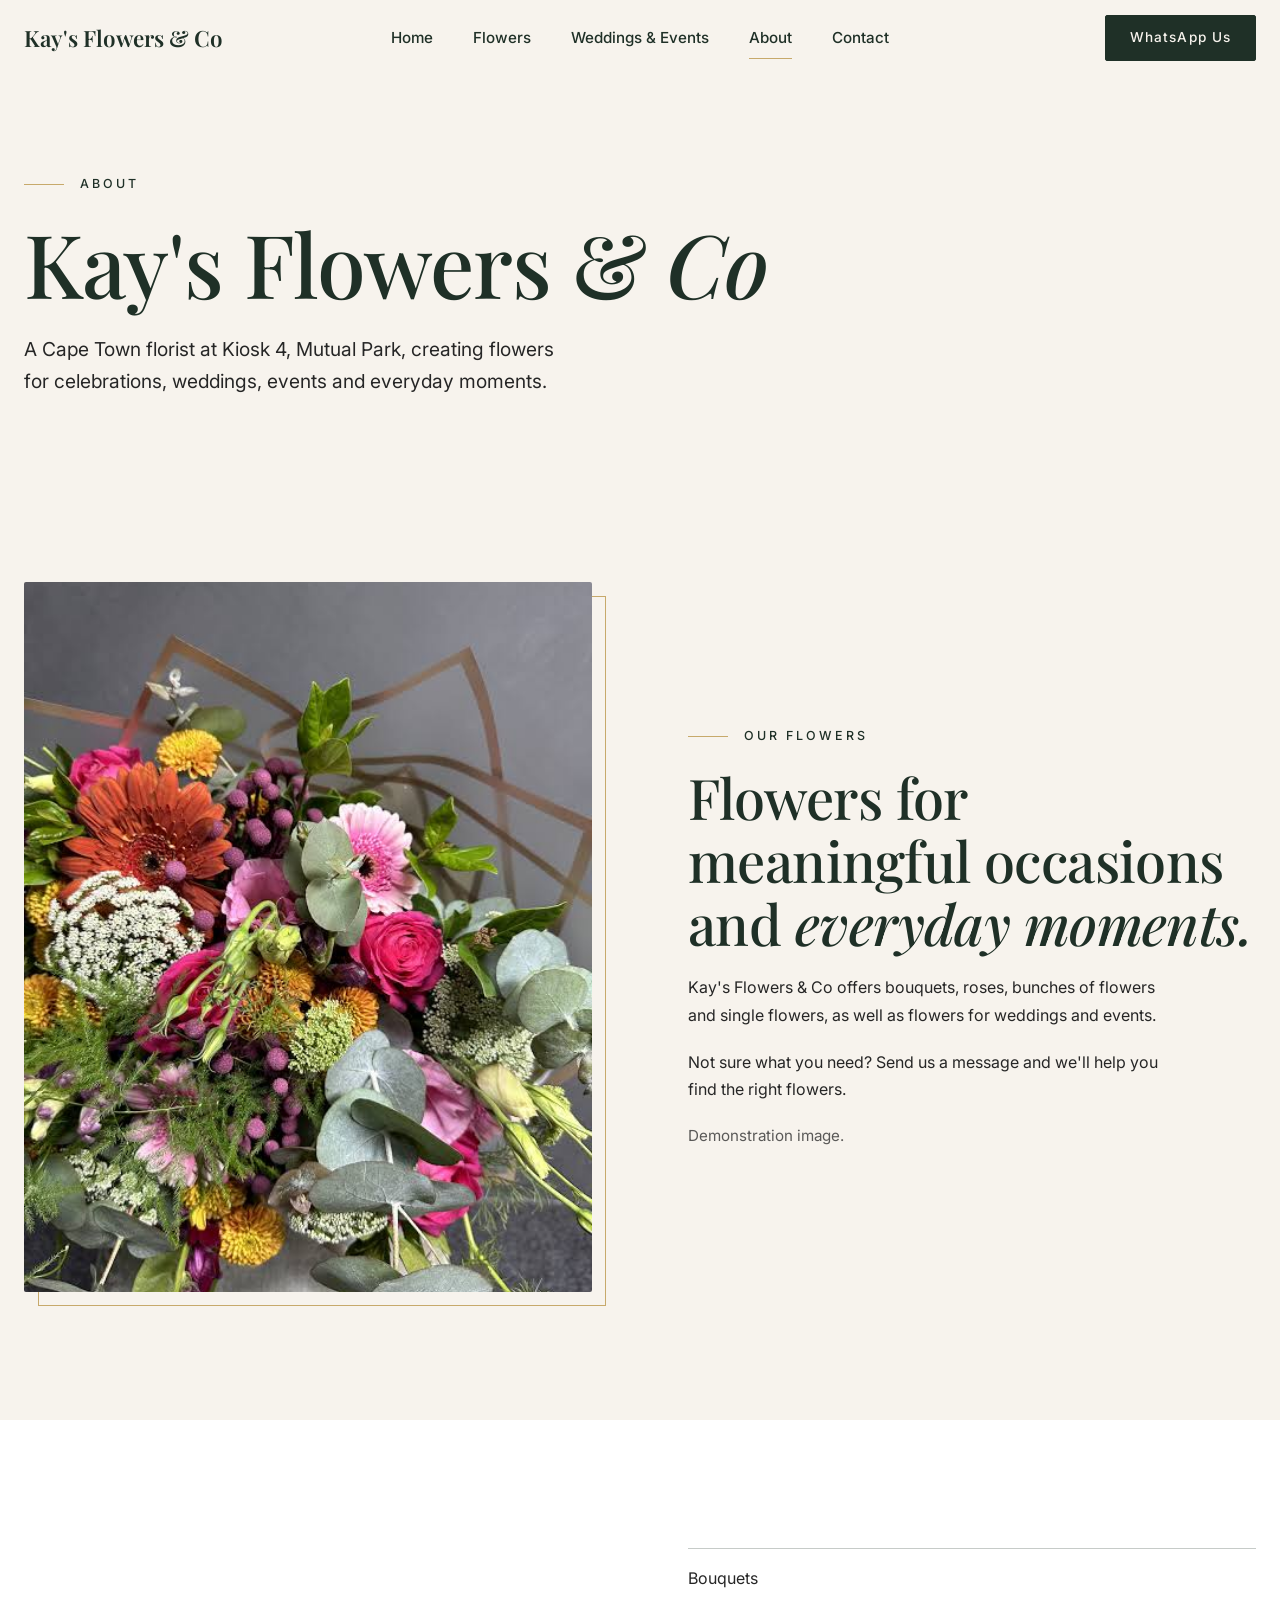
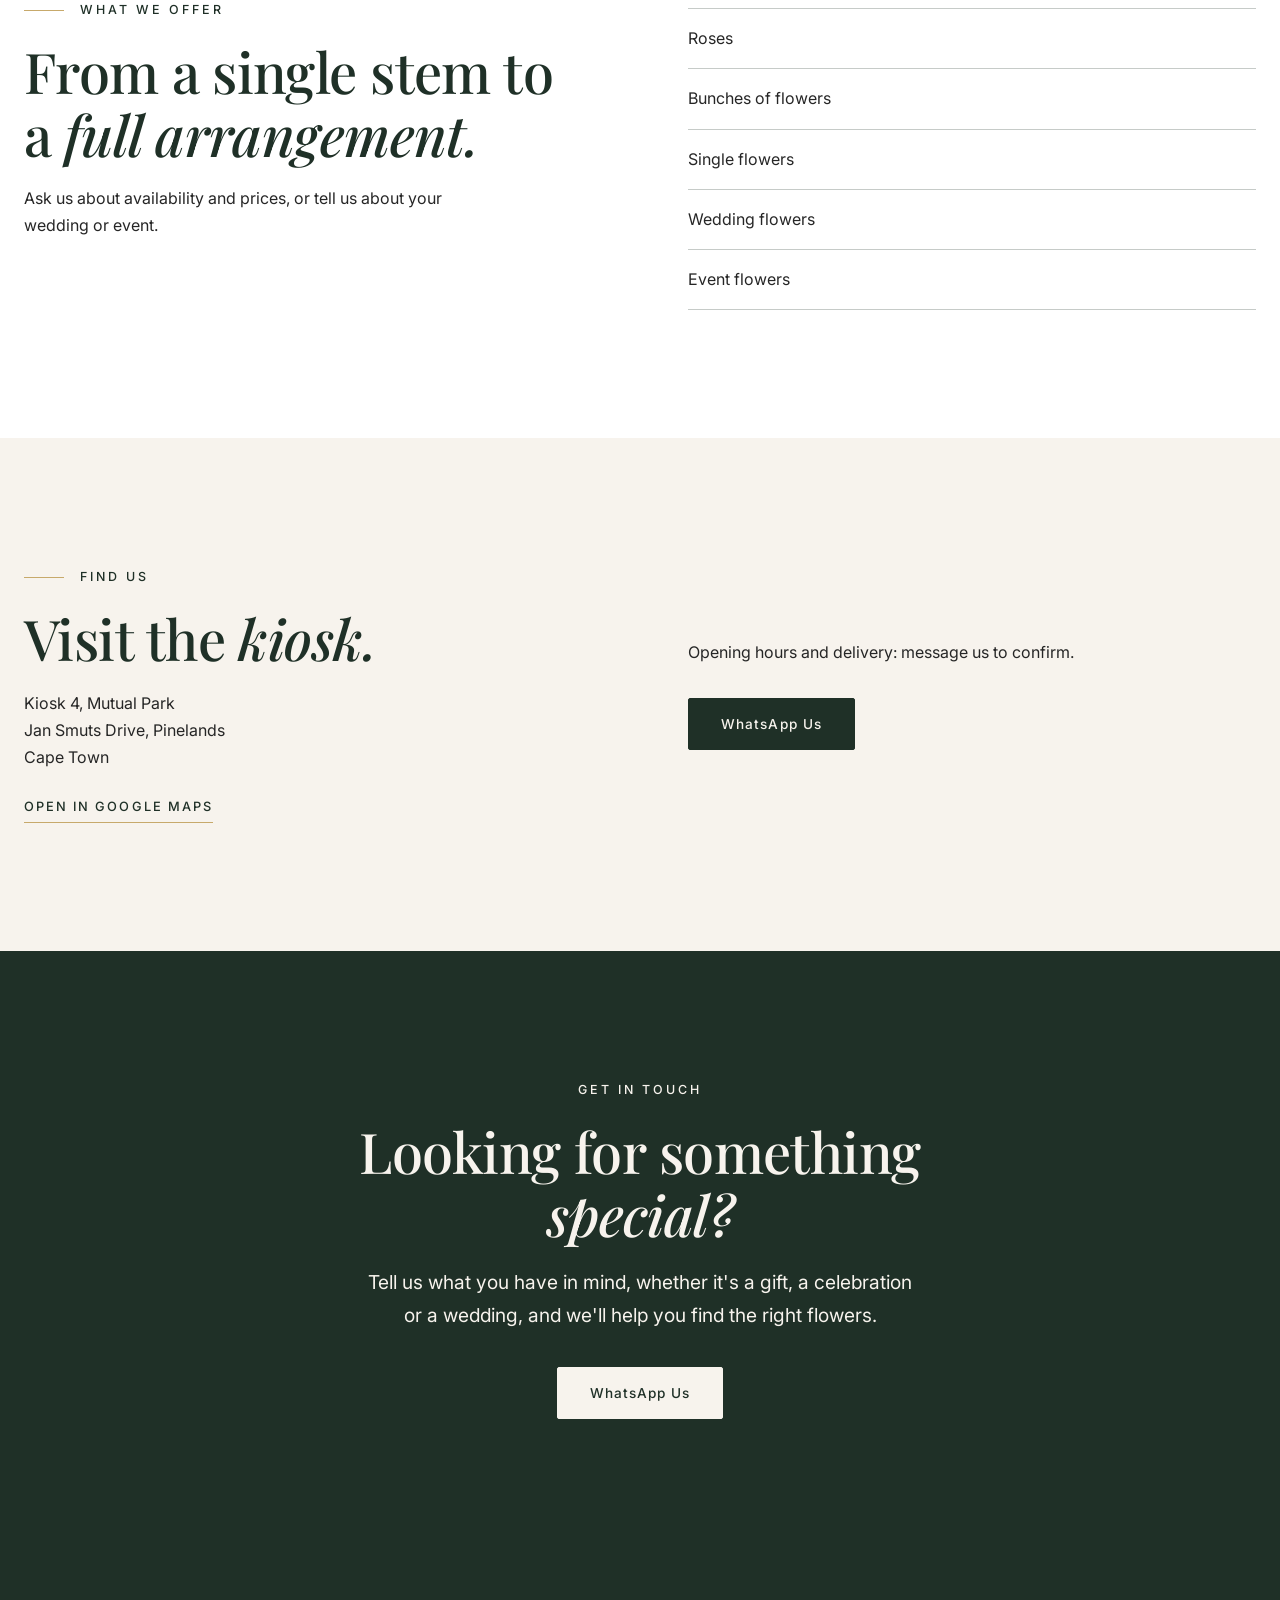
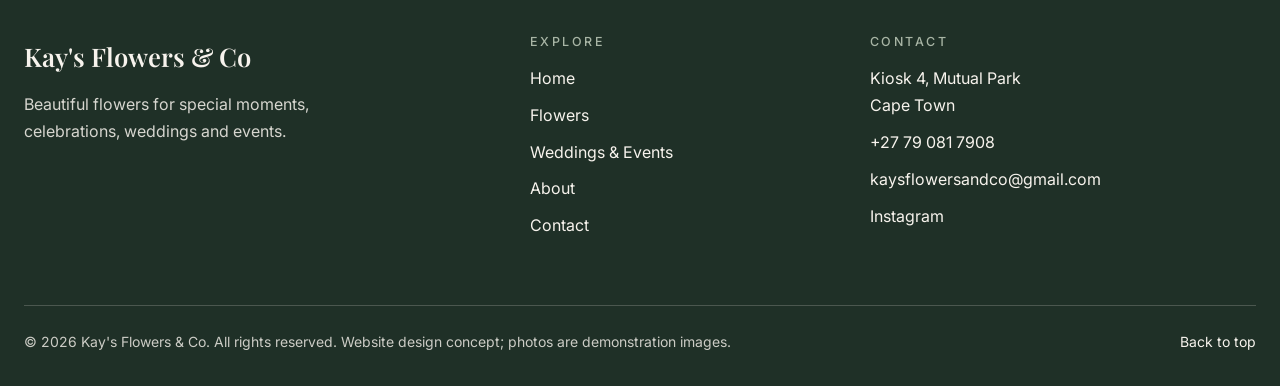
<file: about.html>
<!DOCTYPE html>
<html lang="en">
<head>
  <meta charset="UTF-8">
  <meta name="viewport" content="width=device-width, initial-scale=1.0">
  <title>About | Kay's Flowers &amp; Co</title>
  <meta name="description" content="About Kay's Flowers &amp; Co, a Cape Town florist at Kiosk 4, Mutual Park, offering bouquets, roses, single flowers, weddings and events.">

  <link rel="preconnect" href="https://fonts.googleapis.com">
  <link rel="preconnect" href="https://fonts.gstatic.com" crossorigin>
  <link href="https://fonts.googleapis.com/css2?family=Inter:wght@400;500;600&family=Playfair+Display:ital,wght@0,500;0,600;0,700;1,500&display=swap" rel="stylesheet">

  <link rel="stylesheet" href="stylesheet.css">
  <script>document.documentElement.classList.add('js');</script>
</head>
<body>

  <a class="skip-link" href="#main">Skip to content</a>

  <header class="site-header" id="site-header">
    <div class="container header-inner">

      <a href="index.html" class="logo">Kay's Flowers &amp; Co</a>

      <button class="nav-toggle" aria-label="Open menu" aria-expanded="false" aria-controls="primary-nav">
        <span class="bar"></span>
        <span class="bar"></span>
        <span class="bar"></span>
      </button>

      <nav id="primary-nav" class="nav" aria-label="Main">
        <ul class="nav-links">
          <li><a href="index.html">Home</a></li>
          <li><a href="flowers.html">Flowers</a></li>
          <li><a href="weddings-events.html">Weddings &amp; Events</a></li>
          <li><a href="about.html" aria-current="page">About</a></li>
          <li><a href="contact.html">Contact</a></li>
        </ul>
        <a href="https://wa.me/27790817908?text=Hello%20Kay%27s%20Flowers%20%26%20Co%2C%20I%27d%20like%20to%20enquire%20about%20your%20flowers." class="btn btn-primary nav-cta" target="_blank" rel="noopener">WhatsApp Us</a>
      </nav>

    </div>
  </header>

  <main id="main">
        <section class="page-hero">
      <div class="container">
        <p class="eyebrow">About</p>
        <h1>Kay's Flowers &amp; <em>Co</em></h1>
        <p class="lead">A Cape Town florist at Kiosk 4, Mutual Park, creating flowers for celebrations, weddings, events and everyday moments.</p>
      </div>
    </section>

    <section class="section">
      <div class="container split">
        <div class="split-image framed">
          <img src="images/about.jpg" alt="Fresh flowers arranged on a table" width="1000" height="1250" fetchpriority="high">
        </div>
        <div class="split-text">
          <p class="eyebrow">Our flowers</p>
          <h2>Flowers for meaningful occasions and <em>everyday moments.</em></h2>
          <p>Kay's Flowers &amp; Co offers bouquets, roses, bunches of flowers and single flowers, as well as flowers for weddings and events.</p>
          <p>Not sure what you need? Send us a message and we'll help you find the right flowers.</p>
          <p class="gallery-note">Demonstration image.</p>
        </div>
      </div>
    </section>

    <section class="section section-white">
      <div class="container split">
        <div class="split-text">
          <p class="eyebrow">What we offer</p>
          <h2>From a single stem to a <em>full arrangement.</em></h2>
          <p>Ask us about availability and prices, or tell us about your wedding or event.</p>
        </div>
        <ul class="checklist">
          <li>Bouquets</li>
          <li>Roses</li>
          <li>Bunches of flowers</li>
          <li>Single flowers</li>
          <li>Wedding flowers</li>
          <li>Event flowers</li>
        </ul>
      </div>
    </section>

    <section class="section">
      <div class="container split">
        <div class="split-text">
          <p class="eyebrow">Find us</p>
          <h2>Visit the <em>kiosk.</em></h2>
          <address>Kiosk 4, Mutual Park<br>Jan Smuts Drive, Pinelands<br>Cape Town</address>
          <a class="text-link" href="https://www.google.com/maps/search/?api=1&amp;query=Mutual%20Park%2C%20Jan%20Smuts%20Drive%2C%20Pinelands%2C%20Cape%20Town" target="_blank" rel="noopener">Open in Google Maps</a>
        </div>
        <div class="split-text">
          <p>Opening hours and delivery: message us to confirm.</p>
          <a href="https://wa.me/27790817908?text=Hello%20Kay%27s%20Flowers%20%26%20Co%2C%20I%27d%20like%20to%20enquire%20about%20your%20flowers." class="btn btn-primary" target="_blank" rel="noopener">WhatsApp Us</a>
        </div>
      </div>
    </section>

    <section class="section section-dark cta">
      <div class="container cta-inner">
        <p class="eyebrow">Get in touch</p>
        <h2>Looking for something <em>special?</em></h2>
        <p class="lead">Tell us what you have in mind, whether it's a gift, a celebration or a wedding, and we'll help you find the right flowers.</p>
        <a href="https://wa.me/27790817908?text=Hello%20Kay%27s%20Flowers%20%26%20Co%2C%20I%27d%20like%20to%20enquire%20about%20your%20flowers." class="btn btn-light" target="_blank" rel="noopener">WhatsApp Us</a>
      </div>
    </section>

  </main>

    <footer class="site-footer">
    <div class="container footer-grid">

      <div class="footer-brand">
        <p class="footer-logo">Kay's Flowers &amp; Co</p>
        <p>Beautiful flowers for special moments, celebrations, weddings and events.</p>
      </div>

      <nav aria-label="Footer">
        <h2 class="footer-heading">Explore</h2>
        <ul>
          <li><a href="index.html">Home</a></li>
          <li><a href="flowers.html">Flowers</a></li>
          <li><a href="weddings-events.html">Weddings &amp; Events</a></li>
          <li><a href="about.html">About</a></li>
          <li><a href="contact.html">Contact</a></li>
        </ul>
      </nav>

      <div>
        <h2 class="footer-heading">Contact</h2>
        <ul>
          <li>Kiosk 4, Mutual Park<br>Cape Town</li>
          <li><a href="https://wa.me/27790817908" target="_blank" rel="noopener">+27 79 081 7908</a></li>
          <li><a href="mailto:kaysflowersandco@gmail.com">kaysflowersandco@gmail.com</a></li>
          <li><a href="https://www.instagram.com/kaysflowersandco/" target="_blank" rel="noopener">Instagram</a></li>
        </ul>
      </div>

    </div>

    <div class="container footer-bottom">
      <p>&copy; 2026 Kay's Flowers &amp; Co. All rights reserved. Website design concept; photos are demonstration images.</p>
      <a href="#">Back to top</a>
    </div>
  </footer>

  <script src="script.js"></script>
</body>
</html>
</file>
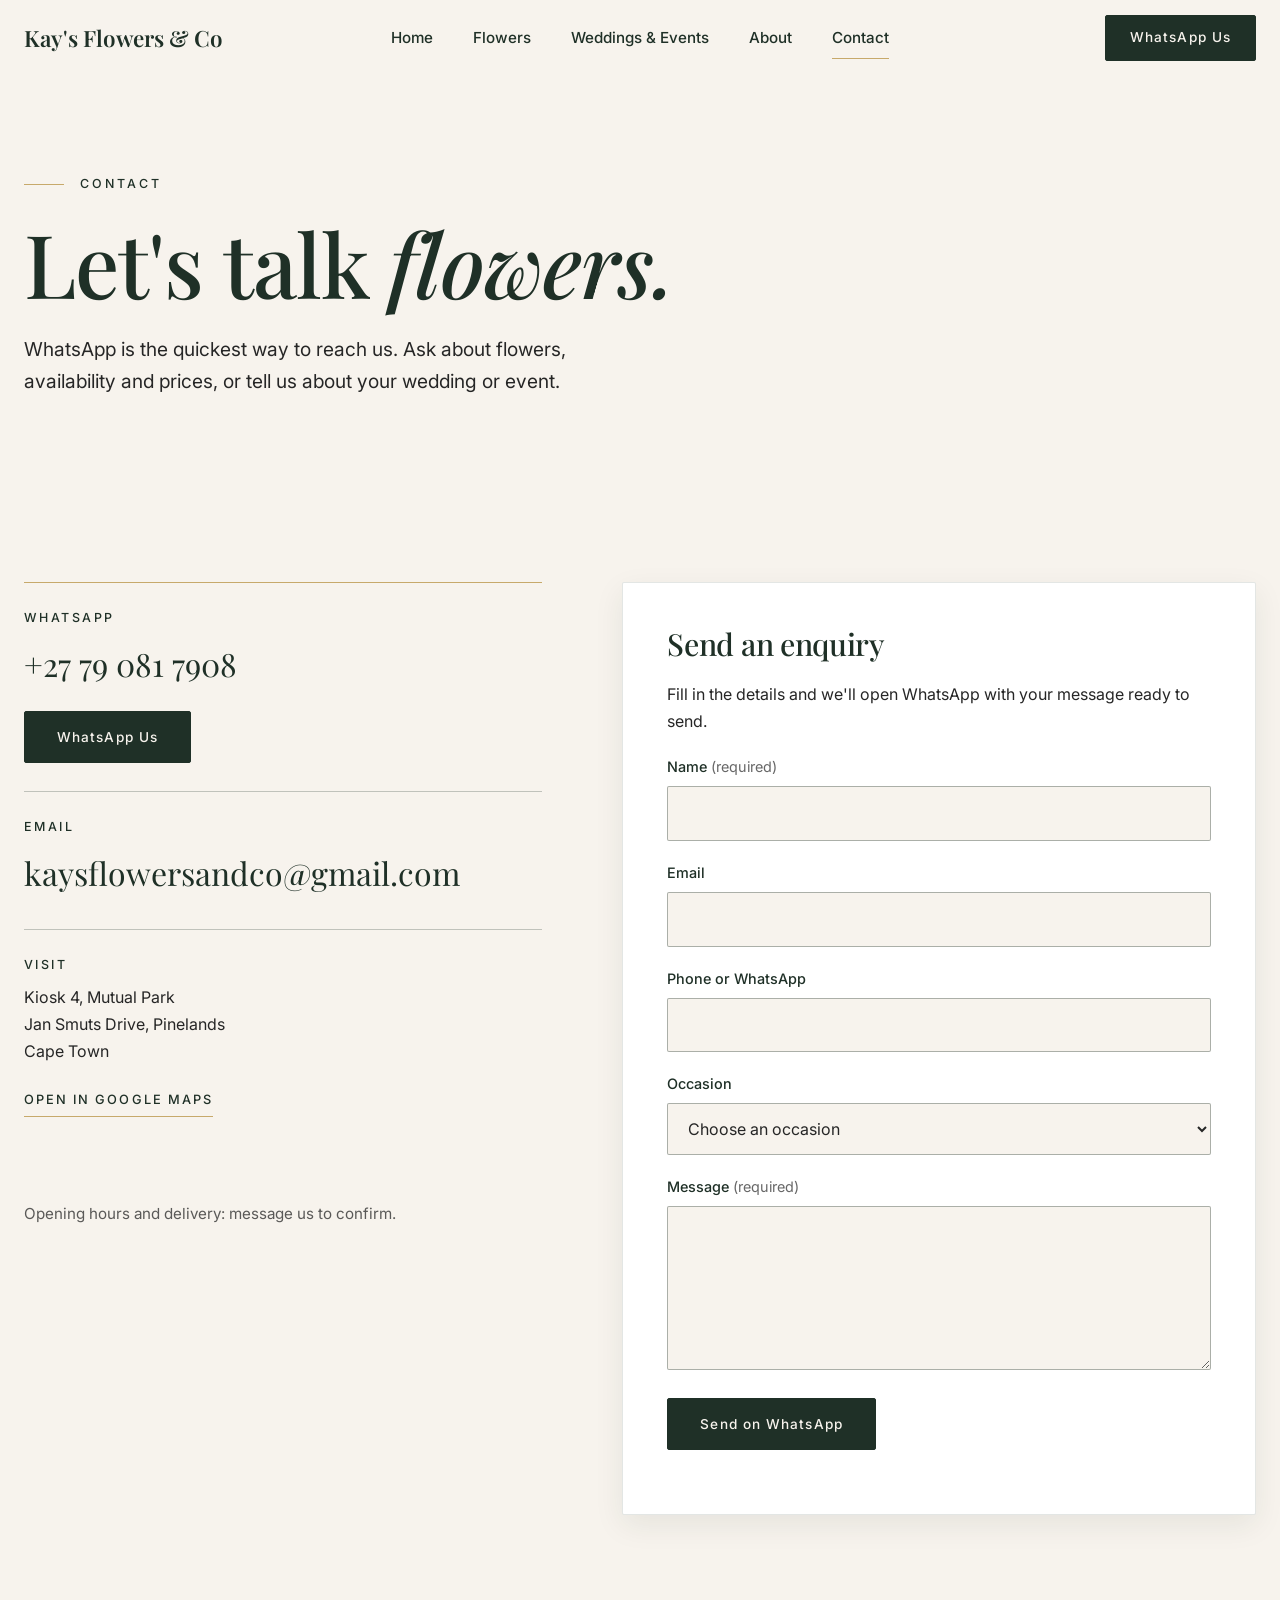
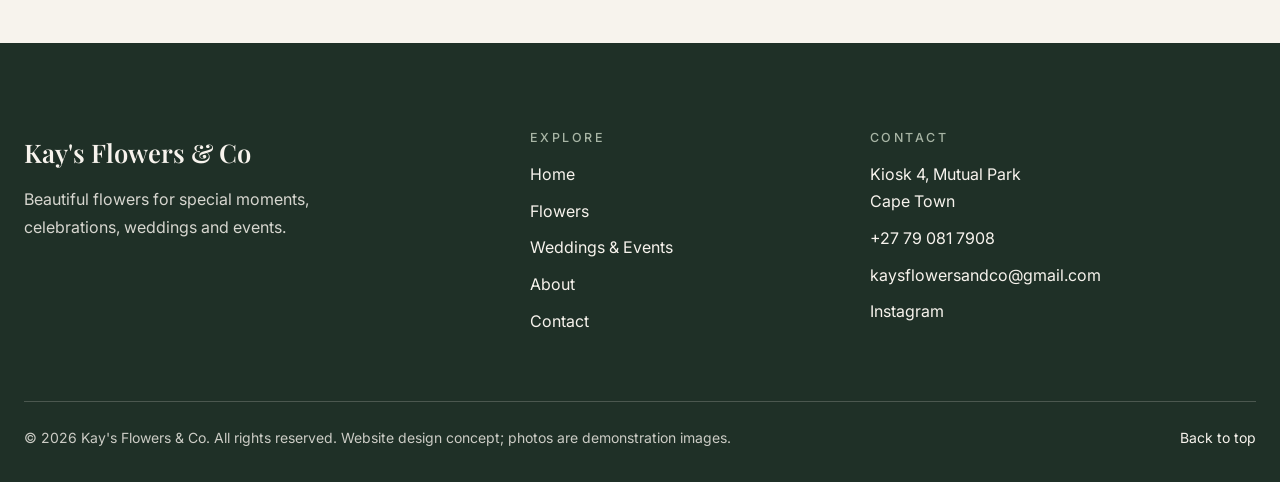
<file: contact.html>
<!DOCTYPE html>
<html lang="en">
<head>
  <meta charset="UTF-8">
  <meta name="viewport" content="width=device-width, initial-scale=1.0">
  <title>Contact | Kay's Flowers &amp; Co</title>
  <meta name="description" content="Contact Kay's Flowers &amp; Co on WhatsApp or email, or visit Kiosk 4, Mutual Park, Cape Town.">

  <link rel="preconnect" href="https://fonts.googleapis.com">
  <link rel="preconnect" href="https://fonts.gstatic.com" crossorigin>
  <link href="https://fonts.googleapis.com/css2?family=Inter:wght@400;500;600&family=Playfair+Display:ital,wght@0,500;0,600;0,700;1,500&display=swap" rel="stylesheet">

  <link rel="stylesheet" href="stylesheet.css">
  <script>document.documentElement.classList.add('js');</script>
</head>
<body>

  <a class="skip-link" href="#main">Skip to content</a>

  <header class="site-header" id="site-header">
    <div class="container header-inner">

      <a href="index.html" class="logo">Kay's Flowers &amp; Co</a>

      <button class="nav-toggle" aria-label="Open menu" aria-expanded="false" aria-controls="primary-nav">
        <span class="bar"></span>
        <span class="bar"></span>
        <span class="bar"></span>
      </button>

      <nav id="primary-nav" class="nav" aria-label="Main">
        <ul class="nav-links">
          <li><a href="index.html">Home</a></li>
          <li><a href="flowers.html">Flowers</a></li>
          <li><a href="weddings-events.html">Weddings &amp; Events</a></li>
          <li><a href="about.html">About</a></li>
          <li><a href="contact.html" aria-current="page">Contact</a></li>
        </ul>
        <a href="https://wa.me/27790817908?text=Hello%20Kay%27s%20Flowers%20%26%20Co%2C%20I%27d%20like%20to%20enquire%20about%20your%20flowers." class="btn btn-primary nav-cta" target="_blank" rel="noopener">WhatsApp Us</a>
      </nav>

    </div>
  </header>

  <main id="main">
        <section class="page-hero">
      <div class="container">
        <p class="eyebrow">Contact</p>
        <h1>Let's talk <em>flowers.</em></h1>
        <p class="lead">WhatsApp is the quickest way to reach us. Ask about flowers, availability and prices, or tell us about your wedding or event.</p>
      </div>
    </section>

    <section class="section contact-section">
      <div class="container contact-layout">

        <div class="contact-info">
          <div class="info-block">
            <h2 class="info-label">WhatsApp</h2>
            <a class="info-link" href="https://wa.me/27790817908?text=Hello%20Kay%27s%20Flowers%20%26%20Co%2C%20I%27d%20like%20to%20enquire%20about%20your%20flowers." target="_blank" rel="noopener">+27 79 081 7908</a>
            <a href="https://wa.me/27790817908?text=Hello%20Kay%27s%20Flowers%20%26%20Co%2C%20I%27d%20like%20to%20enquire%20about%20your%20flowers." class="btn btn-primary" target="_blank" rel="noopener">WhatsApp Us</a>
          </div>

          <div class="info-block">
            <h2 class="info-label">Email</h2>
            <a class="info-link" href="mailto:kaysflowersandco@gmail.com">kaysflowersandco@gmail.com</a>
          </div>

          <div class="info-block">
            <h2 class="info-label">Visit</h2>
            <address>Kiosk 4, Mutual Park<br>Jan Smuts Drive, Pinelands<br>Cape Town</address>
            <a class="text-link" href="https://www.google.com/maps/search/?api=1&amp;query=Mutual%20Park%2C%20Jan%20Smuts%20Drive%2C%20Pinelands%2C%20Cape%20Town" target="_blank" rel="noopener">Open in Google Maps</a>
          </div>

          <p class="section-note">Opening hours and delivery: message us to confirm.</p>
        </div>

        <div class="card form-card">
          <h2>Send an enquiry</h2>
          <p>Fill in the details and we'll open WhatsApp with your message ready to send.</p>

          <form id="enquiry-form" novalidate>

            <div class="field">
              <label for="name">Name <span class="req">(required)</span></label>
              <input type="text" id="name" name="name" autocomplete="name" aria-describedby="name-error">
              <p class="error" id="name-error" aria-live="polite"></p>
            </div>

            <div class="field">
              <label for="email">Email</label>
              <input type="email" id="email" name="email" autocomplete="email" aria-describedby="email-error">
              <p class="error" id="email-error" aria-live="polite"></p>
            </div>

            <div class="field">
              <label for="phone">Phone or WhatsApp</label>
              <input type="tel" id="phone" name="phone" autocomplete="tel" aria-describedby="phone-error">
              <p class="error" id="phone-error" aria-live="polite"></p>
            </div>

            <div class="field">
              <label for="occasion">Occasion</label>
              <select id="occasion" name="occasion">
                <option value="">Choose an occasion</option>
                <option>Birthday</option>
                <option>Mother's Day</option>
                <option>Women's Day</option>
                <option>Valentine's Day</option>
                <option>Graduation</option>
                <option>Wedding</option>
                <option>Event</option>
                <option>Just because</option>
                <option>Other</option>
              </select>
            </div>

            <div class="field">
              <label for="message">Message <span class="req">(required)</span></label>
              <textarea id="message" name="message" rows="5" aria-describedby="message-error"></textarea>
              <p class="error" id="message-error" aria-live="polite"></p>
            </div>

            <button type="submit" class="btn btn-primary">Send on WhatsApp</button>
            <p class="form-success" id="form-success" role="status"></p>

          </form>
        </div>

      </div>
    </section>
 

  </main>

    <footer class="site-footer">
    <div class="container footer-grid">

      <div class="footer-brand">
        <p class="footer-logo">Kay's Flowers &amp; Co</p>
        <p>Beautiful flowers for special moments, celebrations, weddings and events.</p>
      </div>

      <nav aria-label="Footer">
        <h2 class="footer-heading">Explore</h2>
        <ul>
          <li><a href="index.html">Home</a></li>
          <li><a href="flowers.html">Flowers</a></li>
          <li><a href="weddings-events.html">Weddings &amp; Events</a></li>
          <li><a href="about.html">About</a></li>
          <li><a href="contact.html">Contact</a></li>
        </ul>
      </nav>

      <div>
        <h2 class="footer-heading">Contact</h2>
        <ul>
          <li>Kiosk 4, Mutual Park<br>Cape Town</li>
          <li><a href="https://wa.me/27790817908" target="_blank" rel="noopener">+27 79 081 7908</a></li>
          <li><a href="mailto:kaysflowersandco@gmail.com">kaysflowersandco@gmail.com</a></li>
          <li><a href="https://www.instagram.com/kaysflowersandco/" target="_blank" rel="noopener">Instagram</a></li>
        </ul>
      </div>

    </div>

    <div class="container footer-bottom">
      <p>&copy; 2026 Kay's Flowers &amp; Co. All rights reserved. Website design concept; photos are demonstration images.</p>
      <a href="#">Back to top</a>
    </div>
  </footer>

  <script src="script.js"></script>
</body>
</html>
</file>
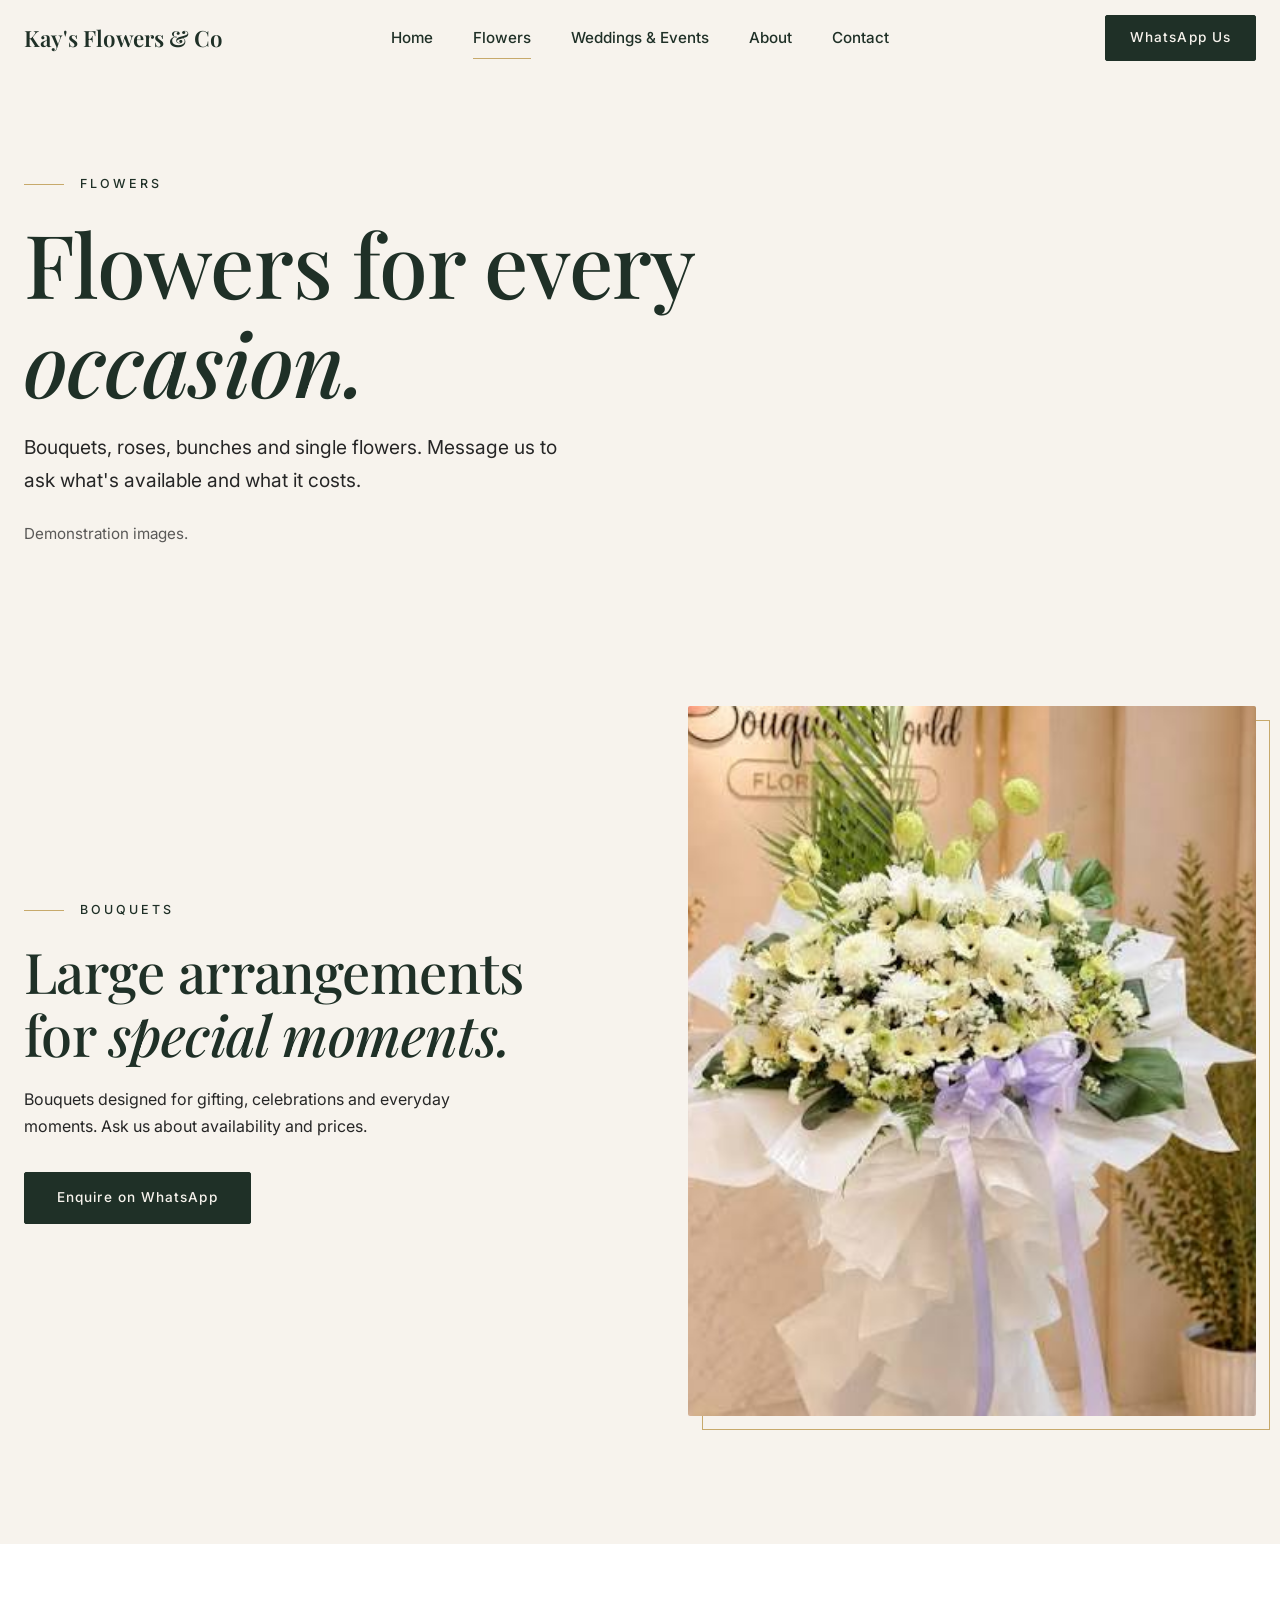
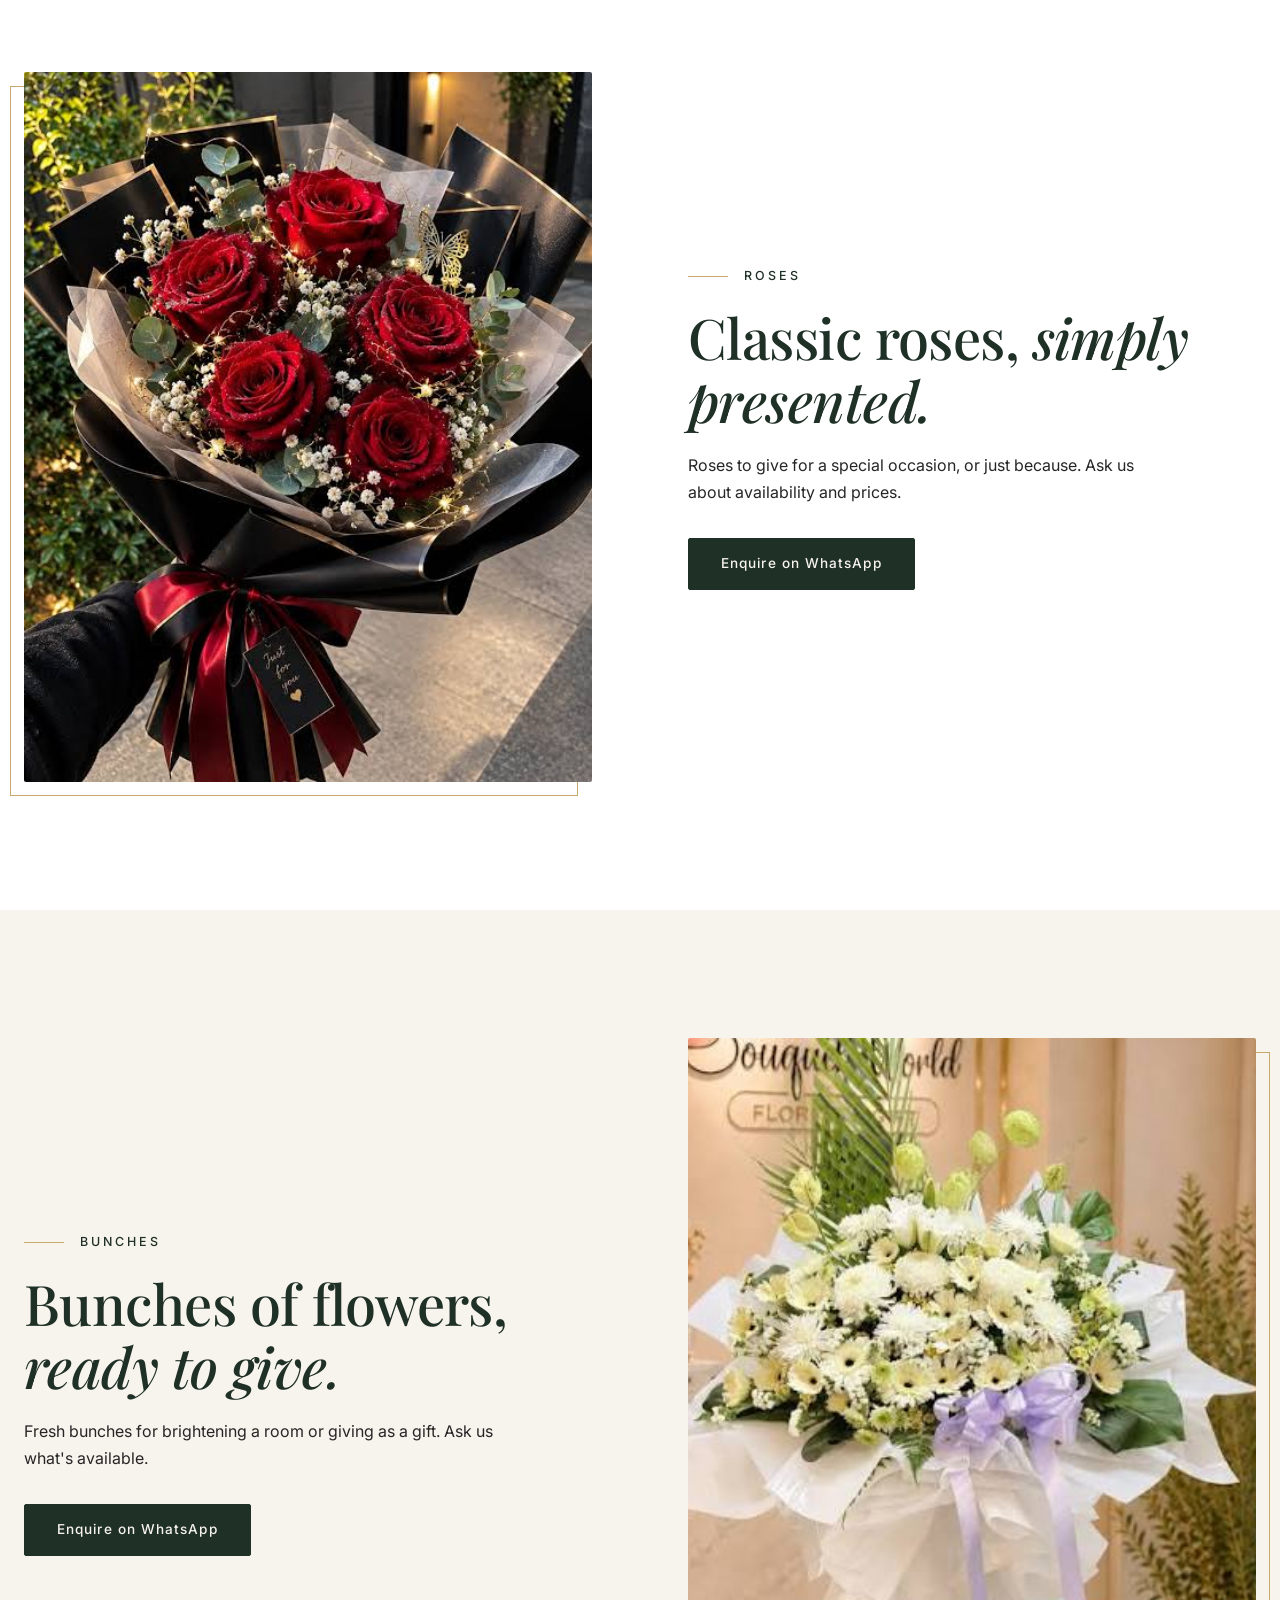
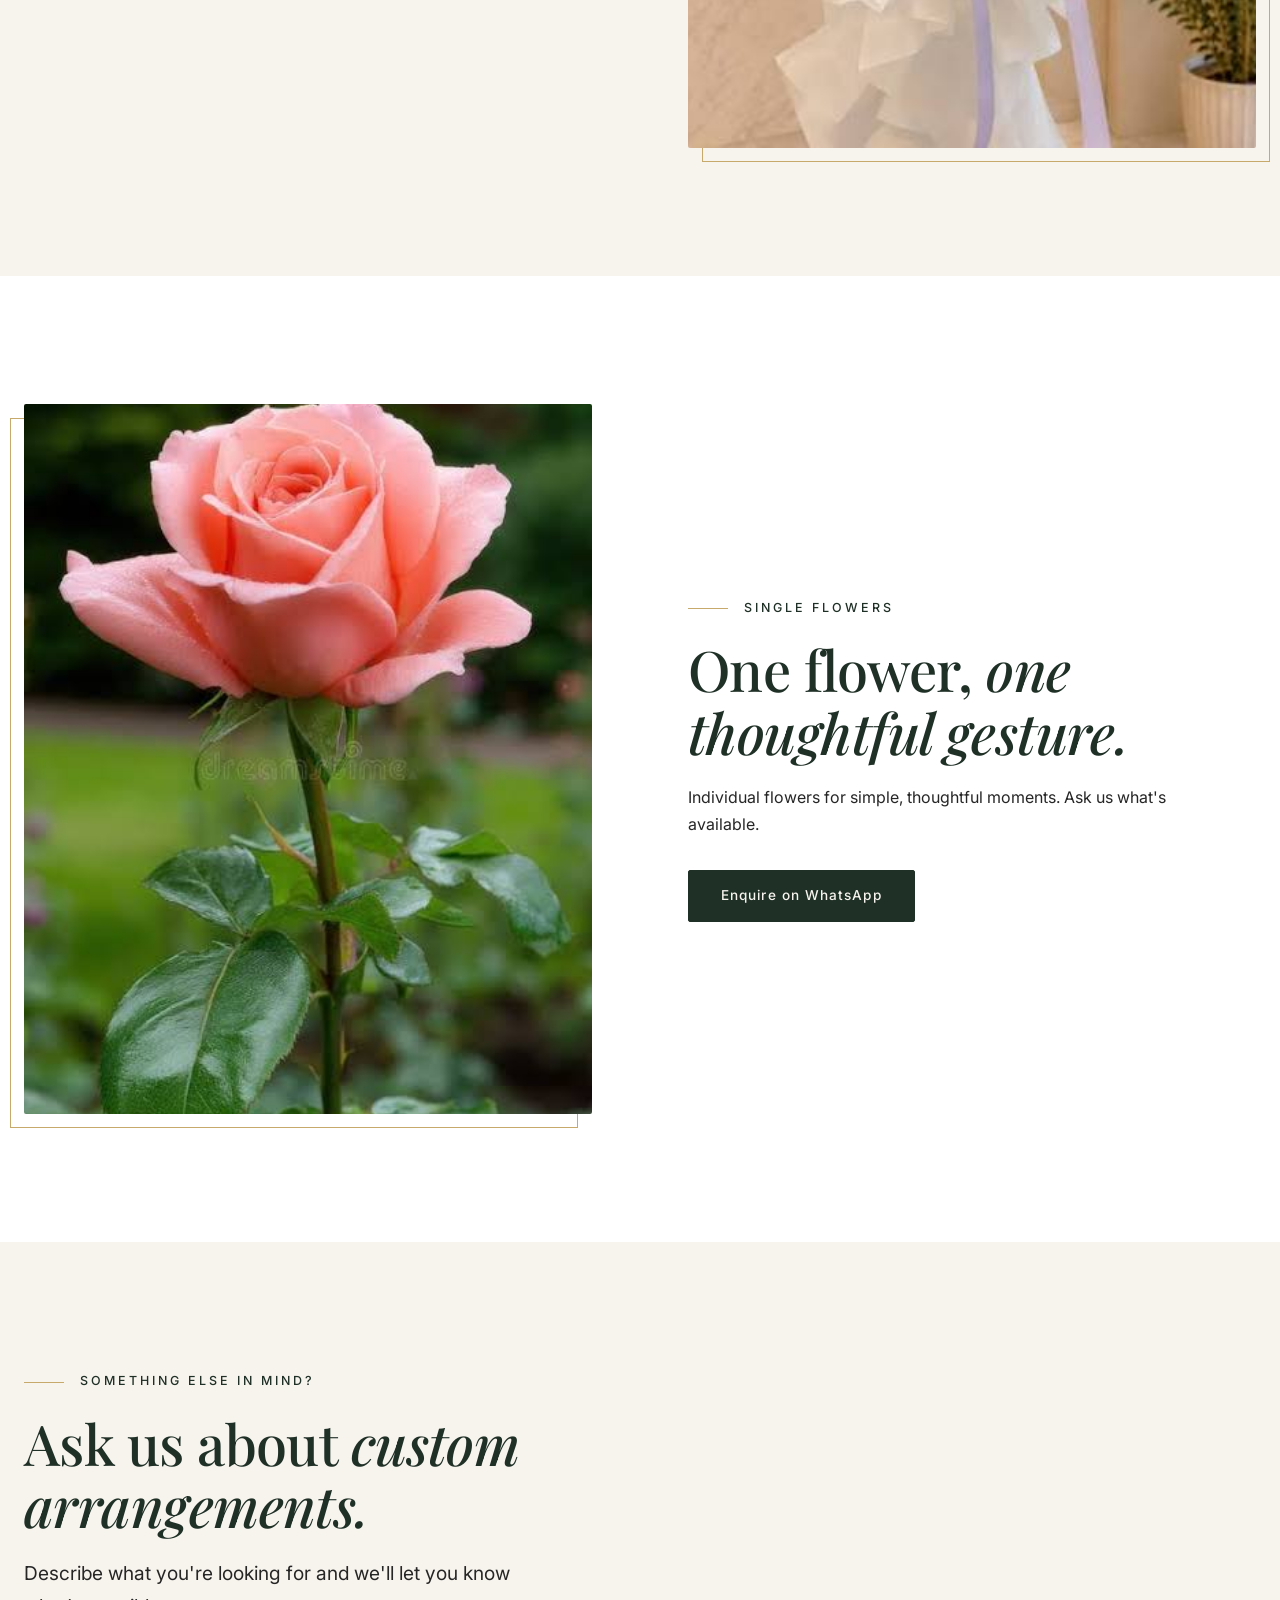
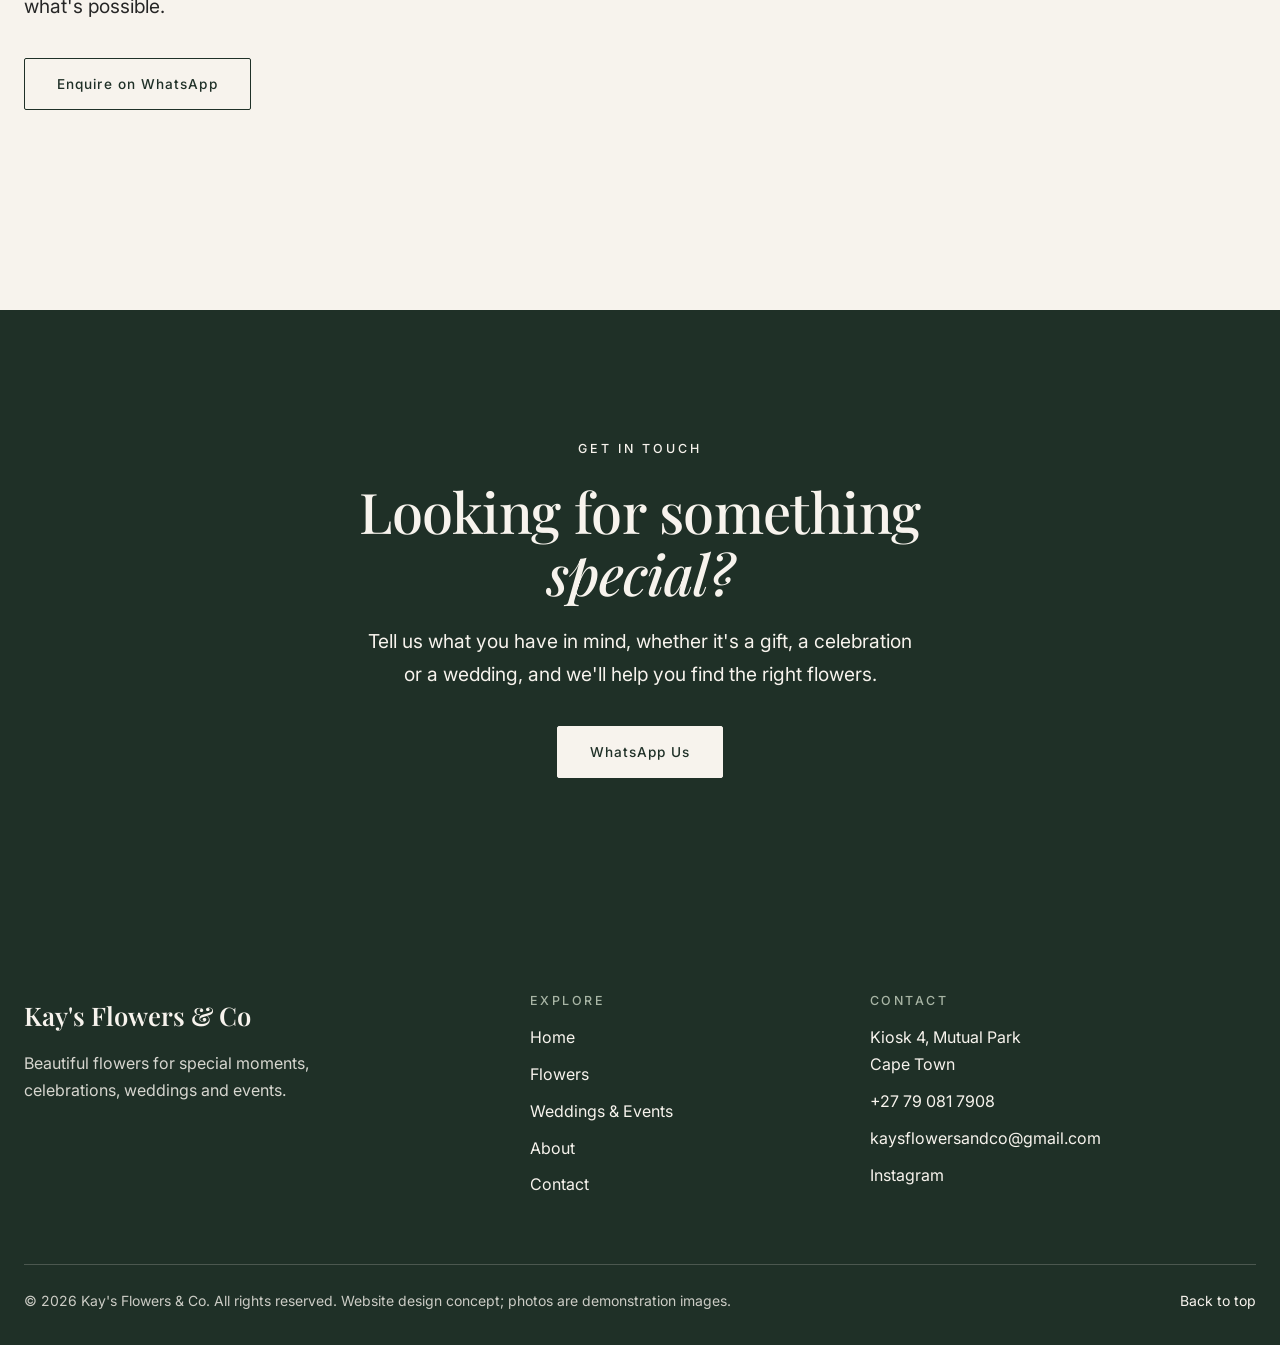
<file: flowers.html>
<!DOCTYPE html>
<html lang="en">
<head>
  <meta charset="UTF-8">
  <meta name="viewport" content="width=device-width, initial-scale=1.0">
  <title>Flowers | Kay's Flowers &amp; Co</title>
  <meta name="description" content="Bouquets, roses, bunches and single flowers from Kay's Flowers &amp; Co, a Cape Town florist. Message us on WhatsApp for availability and prices.">

  <link rel="preconnect" href="https://fonts.googleapis.com">
  <link rel="preconnect" href="https://fonts.gstatic.com" crossorigin>
  <link href="https://fonts.googleapis.com/css2?family=Inter:wght@400;500;600&family=Playfair+Display:ital,wght@0,500;0,600;0,700;1,500&display=swap" rel="stylesheet">

  <link rel="stylesheet" href="stylesheet.css">
  <script>document.documentElement.classList.add('js');</script>
</head>
<body>

  <a class="skip-link" href="#main">Skip to content</a>

  <header class="site-header" id="site-header">
    <div class="container header-inner">

      <a href="index.html" class="logo">Kay's Flowers &amp; Co</a>

      <button class="nav-toggle" aria-label="Open menu" aria-expanded="false" aria-controls="primary-nav">
        <span class="bar"></span>
        <span class="bar"></span>
        <span class="bar"></span>
      </button>

      <nav id="primary-nav" class="nav" aria-label="Main">
        <ul class="nav-links">
          <li><a href="index.html">Home</a></li>
          <li><a href="flowers.html" aria-current="page">Flowers</a></li>
          <li><a href="weddings-events.html">Weddings &amp; Events</a></li>
          <li><a href="about.html">About</a></li>
          <li><a href="contact.html">Contact</a></li>
        </ul>
        <a href="https://wa.me/27790817908?text=Hello%20Kay%27s%20Flowers%20%26%20Co%2C%20I%27d%20like%20to%20enquire%20about%20your%20flowers." class="btn btn-primary nav-cta" target="_blank" rel="noopener">WhatsApp Us</a>
      </nav>

    </div>
  </header>

  <main id="main">
       <section class="page-hero">
      <div class="container">
        <p class="eyebrow">Flowers</p>
        <h1>Flowers for every <em>occasion.</em></h1>
        <p class="lead">Bouquets, roses, bunches and single flowers. Message us to ask what's available and what it costs.</p>
        <p class="gallery-note">Demonstration images.</p>
      </div>
    </section>

    <section class="section product" id="bouquets">
      <div class="container split">
        <div class="split-text">
          <p class="eyebrow">Bouquets</p>
          <h2>Large arrangements for <em>special moments.</em></h2>
          <p>Bouquets designed for gifting, celebrations and everyday moments. Ask us about availability and prices.</p>
          <a href="https://wa.me/27790817908?text=Hello%20Kay%27s%20Flowers%20%26%20Co%2C%20I%27d%20like%20to%20enquire%20about%20a%20bouquet." class="btn btn-primary" target="_blank" rel="noopener">Enquire on WhatsApp</a>
        </div>
        <div class="split-image framed">
          <img src="images/bouquets.jpg" alt="A bouquet of mixed flowers" width="800" height="1000" loading="lazy">
        </div>
      </div>
    </section>

    <section class="section section-white product" id="roses">
      <div class="container split reverse">
        <div class="split-text">
          <p class="eyebrow">Roses</p>
          <h2>Classic roses, <em>simply presented.</em></h2>
          <p>Roses to give for a special occasion, or just because. Ask us about availability and prices.</p>
          <a href="https://wa.me/27790817908?text=Hello%20Kay%27s%20Flowers%20%26%20Co%2C%20I%27d%20like%20to%20enquire%20about%20roses." class="btn btn-primary" target="_blank" rel="noopener">Enquire on WhatsApp</a>
        </div>
        <div class="split-image framed">
          <img src="images/roses.jpg" alt="Fresh roses" width="800" height="1000" loading="lazy">
        </div>
      </div>
    </section>

    <section class="section product" id="bunches">
      <div class="container split">
        <div class="split-text">
          <p class="eyebrow">Bunches</p>
          <h2>Bunches of flowers, <em>ready to give.</em></h2>
          <p>Fresh bunches for brightening a room or giving as a gift. Ask us what's available.</p>
          <a href="https://wa.me/27790817908?text=Hello%20Kay%27s%20Flowers%20%26%20Co%2C%20I%27d%20like%20to%20enquire%20about%20a%20bunch%20of%20flowers." class="btn btn-primary" target="_blank" rel="noopener">Enquire on WhatsApp</a>
        </div>
        <div class="split-image framed">
          <img src="images/gallery-4.jpg" alt="A bunch of flowers" width="800" height="1000" loading="lazy">
        </div>
      </div>
    </section>

    <section class="section section-white product" id="single-flowers">
      <div class="container split reverse">
        <div class="split-text">
          <p class="eyebrow">Single flowers</p>
          <h2>One flower, <em>one thoughtful gesture.</em></h2>
          <p>Individual flowers for simple, thoughtful moments. Ask us what's available.</p>
          <a href="https://wa.me/27790817908?text=Hello%20Kay%27s%20Flowers%20%26%20Co%2C%20I%27d%20like%20to%20enquire%20about%20single%20flowers." class="btn btn-primary" target="_blank" rel="noopener">Enquire on WhatsApp</a>
        </div>
        <div class="split-image framed">
          <img src="images/single-flower.jpg" alt="A single flower stem" width="800" height="1000" loading="lazy">
        </div>
      </div>
    </section>

    <section class="section">
      <div class="container">
        <div class="section-head">
          <p class="eyebrow">Something else in mind?</p>
          <h2>Ask us about <em>custom arrangements.</em></h2>
          <p class="lead">Describe what you're looking for and we'll let you know what's possible.</p>
          <a href="https://wa.me/27790817908?text=Hello%20Kay%27s%20Flowers%20%26%20Co%2C%20I%27d%20like%20to%20ask%20about%20a%20custom%20arrangement." class="btn btn-outline" target="_blank" rel="noopener">Enquire on WhatsApp</a>
        </div>
      </div>
    </section>

    <section class="section section-dark cta">
      <div class="container cta-inner">
        <p class="eyebrow">Get in touch</p>
        <h2>Looking for something <em>special?</em></h2>
        <p class="lead">Tell us what you have in mind, whether it's a gift, a celebration or a wedding, and we'll help you find the right flowers.</p>
        <a href="https://wa.me/27790817908?text=Hello%20Kay%27s%20Flowers%20%26%20Co%2C%20I%27d%20like%20to%20enquire%20about%20your%20flowers." class="btn btn-light" target="_blank" rel="noopener">WhatsApp Us</a>
      </div>
    </section>

  </main>

    <footer class="site-footer">
    <div class="container footer-grid">

      <div class="footer-brand">
        <p class="footer-logo">Kay's Flowers &amp; Co</p>
        <p>Beautiful flowers for special moments, celebrations, weddings and events.</p>
      </div>

      <nav aria-label="Footer">
        <h2 class="footer-heading">Explore</h2>
        <ul>
          <li><a href="index.html">Home</a></li>
          <li><a href="flowers.html">Flowers</a></li>
          <li><a href="weddings-events.html">Weddings &amp; Events</a></li>
          <li><a href="about.html">About</a></li>
          <li><a href="contact.html">Contact</a></li>
        </ul>
      </nav>

      <div>
        <h2 class="footer-heading">Contact</h2>
        <ul>
          <li>Kiosk 4, Mutual Park<br>Cape Town</li>
          <li><a href="https://wa.me/27790817908" target="_blank" rel="noopener">+27 79 081 7908</a></li>
          <li><a href="mailto:kaysflowersandco@gmail.com">kaysflowersandco@gmail.com</a></li>
          <li><a href="https://www.instagram.com/kaysflowersandco/" target="_blank" rel="noopener">Instagram</a></li>
        </ul>
      </div>

    </div>

    <div class="container footer-bottom">
      <p>&copy; 2026 Kay's Flowers &amp; Co. All rights reserved. Website design concept; photos are demonstration images.</p>
      <a href="#">Back to top</a>
    </div>
  </footer>

  <script src="script.js"></script>
</body>
</html>
</file>
<file: stylesheet.css>
/* ---------- Design tokens ---------- */
:root {
  --ivory: #F7F3ED;
  --forest: #1F3027;
  --sage: #A8B5A5;
  --rose: #D8A5A5;
  --gold: #C7A96B;
  --white: #FFFFFF;
  --charcoal: #262626;

  --font-heading: "Playfair Display", Georgia, serif;
  --font-body: "Inter", system-ui, sans-serif;

  --container: 1240px;
  --radius: 2px;
  --ease: cubic-bezier(0.22, 0.61, 0.36, 1);
  --shadow: 0 10px 30px rgba(31, 48, 39, 0.08);
}

/* ---------- Reset ---------- */
*,
*::before,
*::after {
  box-sizing: border-box;
}

html {
  scroll-behavior: smooth;
}

body {
  margin: 0;
  background: var(--ivory);
  color: var(--charcoal);
  font-family: var(--font-body);
  font-size: 1rem;
  line-height: 1.7;
  -webkit-font-smoothing: antialiased;
}

img {
  display: block;
  max-width: 100%;
  height: auto;
}

/* ---------- Typography ---------- */
h1, h2, h3 {
  font-family: var(--font-heading);
  font-weight: 500;
  color: var(--forest);
  line-height: 1.12;
  letter-spacing: -0.01em;
  margin: 0 0 1.25rem;
}

h1 { font-size: clamp(2.6rem, 7vw, 5.5rem); }
h2 { font-size: clamp(2rem, 4.5vw, 3.5rem); }
h3 { font-size: 1.5rem; }

h1 em,
h2 em {
  font-style: italic;
}

p {
  margin: 0 0 1.25rem;
}

.lead {
  max-width: 34rem;
  margin-bottom: 2.25rem;
  font-size: clamp(1.05rem, 1.6vw, 1.2rem);
}

.eyebrow {
  margin-bottom: 1.25rem;
  font-size: 0.78rem;
  font-weight: 500;
  letter-spacing: 0.24em;
  text-transform: uppercase;
  color: var(--forest);
}

/* A short champagne line, used as a small detail */
.eyebrow::before {
  content: "";
  display: inline-block;
  width: 2.5rem;
  height: 1px;
  margin-right: 1rem;
  vertical-align: middle;
  background: var(--gold);
}

/* ---------- Layout ---------- */
.container {
  width: min(100% - 3rem, var(--container));
  margin-inline: auto;
}

.section {
  padding: clamp(4.5rem, 10vw, 8rem) 0;
}

.section-dark {
  background: var(--forest);
  color: var(--ivory);
}

.section-dark h1,
.section-dark h2,
.section-dark h3 {
  color: var(--ivory);
}

.section-dark .eyebrow {
  color: var(--ivory);
}

.section-white {
  background: var(--white);
}

.actions {
  display: flex;
  flex-wrap: wrap;
  gap: 0.75rem;
}

/* ---------- Buttons ---------- */
.btn {
  display: inline-flex;
  align-items: center;
  justify-content: center;
  min-height: 52px;
  padding: 0 2rem;
  font-family: var(--font-body);
  font-size: 0.85rem;
  font-weight: 500;
  letter-spacing: 0.08em;
  text-decoration: none;
  border: 1px solid var(--forest);
  border-radius: var(--radius);
  transition: background-color 0.35s var(--ease), color 0.35s var(--ease), border-color 0.35s var(--ease);
}

.btn-primary {
  background: var(--forest);
  color: var(--ivory);
}
.btn-primary:hover {
  background: #2C4538;
  border-color: #2C4538;
}

.btn-outline {
  background: transparent;
  color: var(--forest);
}
.btn-outline:hover {
  background: var(--forest);
  color: var(--ivory);
}

.btn-light {
  background: var(--ivory);
  border-color: var(--ivory);
  color: var(--forest);
}
.btn-light:hover {
  background: transparent;
  color: var(--ivory);
}

/* ---------- Cards ---------- */
.card {
  background: var(--white);
  border: 1px solid rgba(31, 48, 39, 0.12);
  border-radius: var(--radius);
  box-shadow: var(--shadow);
}

/* ---------- Accessibility ---------- */
.skip-link {
  position: absolute;
  top: -100px;
  left: 1rem;
  z-index: 1000;
  padding: 0.75rem 1.25rem;
  background: var(--forest);
  color: var(--ivory);
  text-decoration: none;
}
.skip-link:focus {
  top: 1rem;
}

.visually-hidden {
  position: absolute;
  width: 1px;
  height: 1px;
  overflow: hidden;
  clip: rect(0 0 0 0);
  white-space: nowrap;
}

:focus-visible {
  outline: 2px solid var(--forest);
  outline-offset: 3px;
}

.section-dark :focus-visible {
  outline-color: var(--ivory);
}

@media (prefers-reduced-motion: reduce) {
  * {
    animation: none !important;
    transition: none !important;
    scroll-behavior: auto !important;
  }
}


/* ---------- Header ---------- */
html {
  scroll-padding-top: 90px;
}

.site-header {
  position: sticky;
  top: 0;
  z-index: 100;
  background: transparent;
  border-bottom: 1px solid transparent;
  transition: background-color 0.35s var(--ease), border-color 0.35s var(--ease);
}

.site-header.is-scrolled,
.site-header.is-open {
  background: rgba(247, 243, 237, 0.96);
  border-bottom-color: rgba(31, 48, 39, 0.12);
  -webkit-backdrop-filter: blur(8px);
  backdrop-filter: blur(8px);
}

.header-inner {
  display: flex;
  align-items: center;
  justify-content: space-between;
  min-height: 76px;
}

.logo {
  font-family: var(--font-heading);
  font-size: 1.4rem;
  font-weight: 600;
  color: var(--forest);
  text-decoration: none;
}

/* Hamburger button (phones and tablets) */
.nav-toggle {
  display: flex;
  flex-direction: column;
  justify-content: center;
  gap: 6px;
  width: 48px;
  height: 48px;
  margin-right: -10px;
  padding: 0 10px;
  background: none;
  border: 0;
  cursor: pointer;
}

.bar {
  display: block;
  height: 1.5px;
  background: var(--forest);
  transition: transform 0.3s var(--ease), opacity 0.2s;
}

.nav-toggle[aria-expanded="true"] .bar:nth-child(1) { transform: translateY(7.5px) rotate(45deg); }
.nav-toggle[aria-expanded="true"] .bar:nth-child(2) { opacity: 0; }
.nav-toggle[aria-expanded="true"] .bar:nth-child(3) { transform: translateY(-7.5px) rotate(-45deg); }

/* Mobile menu panel */
.nav {
  position: absolute;
  top: 100%;
  left: 0;
  right: 0;
  display: flex;
  flex-direction: column;
  gap: 1.25rem;
  padding: 0.5rem 1.5rem 2rem;
  background: var(--ivory);
  border-bottom: 1px solid rgba(31, 48, 39, 0.12);
  box-shadow: var(--shadow);

  opacity: 0;
  visibility: hidden;
  transform: translateY(-8px);
  transition: opacity 0.25s var(--ease), transform 0.25s var(--ease), visibility 0.25s;
}

.nav.is-open {
  opacity: 1;
  visibility: visible;
  transform: translateY(0);
}

.nav-links {
  list-style: none;
  margin: 0;
  padding: 0;
}

.nav-links a {
  display: block;
  padding: 1rem 0;
  font-size: 1.1rem;
  font-weight: 500;
  color: var(--forest);
  text-decoration: none;
  border-bottom: 1px solid rgba(31, 48, 39, 0.1);
}

.nav-links a[aria-current="page"] {
  font-weight: 600;
}

body.menu-open {
  overflow: hidden;
}

/* Desktop layout */
@media (min-width: 960px) {
  .header-inner {
    display: grid;
    grid-template-columns: 1fr auto 1fr;
    gap: 2rem;
  }

  .nav-toggle {
    display: none;
  }

  /* The nav's children join the header grid directly */
  .nav {
    display: contents;
    position: static;
    visibility: visible;
    opacity: 1;
    transform: none;
  }

  .nav-links {
    display: flex;
    gap: 2.5rem;
  }

  .nav-links a {
    position: relative;
    padding: 0.5rem 0;
    font-size: 0.95rem;
    border-bottom: 0;
  }

  /* Underline that grows on hover and marks the current page */
  .nav-links a::after {
    content: "";
    position: absolute;
    left: 0;
    right: 0;
    bottom: 0;
    height: 1px;
    background: var(--gold);
    transform: scaleX(0);
    transform-origin: left;
    transition: transform 0.35s var(--ease);
  }

  .nav-links a:hover::after,
  .nav-links a[aria-current="page"]::after {
    transform: scaleX(1);
  }

  .nav-links a[aria-current="page"] {
    font-weight: 500;
  }

  .nav-cta {
    justify-self: end;
    min-height: 46px;
    padding: 0 1.5rem;
  }
}

/* ---------- Hero ---------- */
.hero {
  padding: clamp(2rem, 5vw, 4rem) 0 clamp(4rem, 9vw, 7rem);
}

.hero-inner {
  display: grid;
  gap: 3rem;
  align-items: center;
}

.hero h1 {
  max-width: 13ch;
}

.hero-image {
  position: relative;
  isolation: isolate;
}

.hero-image img {
  width: 100%;
  aspect-ratio: 4 / 5;
  object-fit: cover;
  border-radius: var(--radius);
}

/* Thin champagne frame, offset behind the photo */
.hero-image::before {
  content: "";
  position: absolute;
  inset: 14px -14px -14px 14px;
  z-index: -1;
  border: 1px solid var(--gold);
}

/* ---------- Brand statement ---------- */
.statement-inner {
  max-width: 52rem;
  text-align: center;
}

.statement-inner::before {
  content: "";
  display: block;
  width: 3rem;
  height: 1px;
  margin: 0 auto 2.5rem;
  background: var(--gold);
}

.statement h2 {
  font-size: clamp(2rem, 4.8vw, 3.75rem);
  line-height: 1.2;
}

.statement p {
  max-width: 34rem;
  margin: 0 auto;
}

/* ---------- Larger screens ---------- */
@media (min-width: 960px) {
  .hero {
    padding-top: 3rem;
  }

  .hero-inner {
    grid-template-columns: 1.05fr 0.95fr;
    gap: 5rem;
    min-height: calc(100svh - 76px - 6rem);
  }

  .hero-image::before {
    inset: 20px -20px -20px 20px;
  }
}


/* ---------- Section headings ---------- */
.section-head {
  max-width: 40rem;
  margin-bottom: clamp(2.5rem, 6vw, 4.5rem);
}

.section-note {
  margin: 3.5rem 0 0;
  font-size: 0.95rem;
  color: rgba(38, 38, 38, 0.75);
}

/* ---------- Text link with a thin line ---------- */
.text-link {
  display: inline-block;
  padding-bottom: 0.3rem;
  font-size: 0.8rem;
  font-weight: 500;
  letter-spacing: 0.16em;
  text-transform: uppercase;
  color: var(--forest);
  text-decoration: none;
  border-bottom: 1px solid var(--gold);
  transition: letter-spacing 0.35s var(--ease), border-color 0.3s;
}

.text-link:hover {
  letter-spacing: 0.22em;
  border-bottom-color: var(--forest);
}

/* ---------- Featured flowers ---------- */
.flower-grid {
  display: grid;
  gap: 3rem;
}

.flower-card {
  position: relative;
}

.flower-img {
  overflow: hidden;
  margin-bottom: 1.5rem;
  border-radius: var(--radius);
}

.flower-img img {
  width: 100%;
  aspect-ratio: 4 / 5;
  object-fit: cover;
  transition: transform 1s var(--ease);
}

.flower-card:hover .flower-img img {
  transform: scale(1.04);
}

.flower-card p {
  max-width: 22rem;
  margin-bottom: 1.25rem;
}

/* Make the whole card clickable through its single link */
.flower-card .text-link::after {
  content: "";
  position: absolute;
  inset: 0;
}

.flower-card:focus-within .flower-img {
  outline: 2px solid var(--forest);
  outline-offset: 4px;
}

.flower-card .text-link:focus-visible {
  outline: none;
}

/* ---------- Occasions ---------- */
.occasions {
  background: rgba(168, 181, 165, 0.22);
}

.occasion-list {
  display: grid;
  gap: 0 3rem;
  margin: 0;
  padding: 0;
  list-style: none;
}

.occasion-list a {
  display: flex;
  align-items: baseline;
  justify-content: space-between;
  gap: 1rem;
  padding: 1.4rem 0;
  border-bottom: 1px solid rgba(31, 48, 39, 0.25);
  font-family: var(--font-heading);
  font-size: clamp(1.4rem, 2.6vw, 1.9rem);
  color: var(--forest);
  text-decoration: none;
  transition: padding-left 0.35s var(--ease), border-color 0.3s;
}

.occasion-list a:hover {
  padding-left: 0.75rem;
  border-bottom-color: var(--gold);
}

.occasion-cta {
  font-family: var(--font-body);
  font-size: 0.78rem;
  font-weight: 500;
  letter-spacing: 0.16em;
  text-transform: uppercase;
  white-space: nowrap;
}

/* ---------- Larger screens ---------- */
@media (min-width: 700px) {
  .occasion-list {
    grid-template-columns: repeat(2, 1fr);
  }
}

@media (min-width: 960px) {
  .flower-grid {
    grid-template-columns: repeat(3, 1fr);
    gap: 2.5rem;
  }
}

/* ---------- About preview ---------- */
.about-inner {
  display: grid;
  gap: 2.5rem;
  align-items: center;
}

.about-image img {
  width: 100%;
  aspect-ratio: 5 / 6;
  object-fit: cover;
  border-radius: var(--radius);
}

.about-text .lead {
  margin-bottom: 1.25rem;
}

.about-text p:not(.lead):not(.eyebrow) {
  max-width: 32rem;
  margin-bottom: 2rem;
}

/* ---------- Weddings & Events ---------- */
.weddings-inner {
  display: grid;
  gap: 3rem;
  align-items: center;
}

.weddings h2 {
  max-width: 14ch;
}

.weddings .lead {
  margin-bottom: 2.25rem;
}

.weddings-image img {
  width: 100%;
  aspect-ratio: 4 / 5;
  object-fit: cover;
  border-radius: var(--radius);
}

/* ---------- Larger screens ---------- */
@media (min-width: 960px) {
  .about-inner {
    grid-template-columns: 0.9fr 1.1fr;
    gap: 6rem;
  }

  .weddings-inner {
    grid-template-columns: 1fr 1.05fr;
    gap: 5rem;
  }

  /* The photo breaks out of the green band, above and below */
  .weddings-image {
    position: relative;
    z-index: 2;
    margin-block: -4rem;
    box-shadow: 0 30px 60px rgba(0, 0, 0, 0.25);
  }
}

/* ---------- Gallery ---------- */
.gallery-note {
  margin: 0;
  font-size: 0.95rem;
  color: rgba(38, 38, 38, 0.75);
}

.gallery {
  display: grid;
  grid-template-columns: repeat(2, 1fr);
  gap: 0.75rem;
}

.gallery-item {
  margin: 0;
  overflow: hidden;
  background: rgba(168, 181, 165, 0.3);
  border-radius: var(--radius);
}

.gallery-btn {
  display: block;
  width: 100%;
  height: 100%;
  padding: 0;
  background: none;
  border: 0;
  cursor: zoom-in;
}

.gallery-item img {
  width: 100%;
  aspect-ratio: 1 / 1;
  object-fit: cover;
  transition: transform 1s var(--ease);
}

.gallery-item:hover img {
  transform: scale(1.04);
}

/* Large feature image: full width on phones */
.gallery-item:nth-child(1) {
  grid-column: 1 / -1;
}

.gallery-item:nth-child(1) img {
  aspect-ratio: 4 / 3;
}

.gallery-item:focus-within {
  outline: 2px solid var(--forest);
  outline-offset: 3px;
}

.gallery-btn:focus-visible {
  outline: none;
}

/* ---------- Lightbox ---------- */
.lightbox {
  position: fixed;
  inset: 0;
  z-index: 300;
  display: grid;
  place-items: center;
  padding: 4.5rem 1rem 5.5rem;
  background: rgba(20, 28, 23, 0.96);

  opacity: 0;
  visibility: hidden;
  transition: opacity 0.3s var(--ease), visibility 0.3s;
}

.lightbox.is-open {
  opacity: 1;
  visibility: visible;
}

.lb-figure {
  margin: 0;
  display: flex;
  flex-direction: column;
  align-items: center;
  gap: 0.9rem;
  max-width: min(100%, 1100px);
}

.lb-figure img {
  max-width: 100%;
  max-height: 74svh;
  object-fit: contain;
}

.lb-count {
  font-size: 0.85rem;
  letter-spacing: 0.12em;
  color: rgba(247, 243, 237, 0.8);
}

.lb-btn {
  position: absolute;
  display: grid;
  place-items: center;
  width: 48px;
  height: 48px;
  padding: 0;
  background: transparent;
  border: 1px solid rgba(247, 243, 237, 0.45);
  color: var(--ivory);
  cursor: pointer;
  transition: background-color 0.3s var(--ease), color 0.3s var(--ease);
}

.lb-btn:hover {
  background: var(--ivory);
  color: var(--forest);
}

.lb-btn svg {
  width: 22px;
  height: 22px;
  fill: none;
  stroke: currentColor;
  stroke-width: 1.5;
  stroke-linecap: round;
  stroke-linejoin: round;
}

.lightbox :focus-visible {
  outline: 2px solid var(--ivory);
  outline-offset: 3px;
}

.lb-close { top: 1rem; right: 1rem; }
.lb-prev  { bottom: 1rem; left: 1rem; }
.lb-next  { bottom: 1rem; right: 1rem; }

body.lightbox-open {
  overflow: hidden;
}

/* ---------- Larger screens ---------- */
@media (min-width: 700px) {
  .lb-prev,
  .lb-next {
    top: 50%;
    bottom: auto;
    transform: translateY(-50%);
  }
  .lb-prev { left: 1.5rem; }
  .lb-next { right: 1.5rem; }

  .lightbox {
    padding: 4.5rem 6rem;
  }

  .lb-figure img {
    max-height: 80svh;
  }
}

@media (min-width: 960px) {
  /* 4 columns x 3 rows, every cell filled, mixed proportions */
  .gallery {
    grid-template-columns: repeat(4, 1fr);
    grid-template-rows: repeat(3, clamp(150px, 16vw, 230px));
    gap: 1rem;
  }

  .gallery-item img {
    height: 100%;
    aspect-ratio: auto;
  }

  .gallery-item:nth-child(1) { grid-column: 1 / 3; grid-row: 1 / 4; }  /* large, tall */
  .gallery-item:nth-child(2) { grid-column: 3;     grid-row: 1; }      /* small */
  .gallery-item:nth-child(3) { grid-column: 4;     grid-row: 1 / 3; }  /* tall */
  .gallery-item:nth-child(4) { grid-column: 3;     grid-row: 2 / 4; }  /* tall */
  .gallery-item:nth-child(5) { grid-column: 4;     grid-row: 3; }      /* small */

  .gallery-item:nth-child(1) img {
    aspect-ratio: auto;
  }
}

/* ---------- Why Kay's ---------- */
.why-grid {
  display: grid;
  gap: 1.25rem;
}

.why-card {
  padding: 2rem 1.75rem 2.25rem;
}

.why-num {
  display: block;
  margin-bottom: 1.5rem;
  padding-top: 1rem;
  border-top: 1px solid var(--gold);
  font-family: var(--font-heading);
  font-size: 1.1rem;
  font-style: italic;
  color: var(--forest);
}

.why-card h3 {
  font-size: 1.35rem;
}

.why-card p {
  margin: 0;
}

/* ---------- Final call to action ---------- */
.cta-inner {
  max-width: 46rem;
  text-align: center;
}

.cta .eyebrow::before {
  display: none;
}

.cta h2 {
  margin-inline: auto;
}

.cta .lead {
  margin-inline: auto;
}

/* ---------- Footer ---------- */
.site-footer {
  padding-top: clamp(3.5rem, 7vw, 5.5rem);
  background: var(--forest);
  color: var(--ivory);
}

.footer-grid {
  display: grid;
  gap: 2.5rem;
}

.footer-logo {
  margin-bottom: 0.75rem;
  font-family: var(--font-heading);
  font-size: 1.6rem;
  font-weight: 600;
}

.footer-brand p:last-child {
  max-width: 22rem;
  margin: 0;
  opacity: 0.85;
}

.footer-heading {
  margin-bottom: 1rem;
  font-family: var(--font-body);
  font-size: 0.78rem;
  font-weight: 500;
  letter-spacing: 0.2em;
  text-transform: uppercase;
  color: var(--sage);
}

.site-footer ul {
  list-style: none;
  margin: 0;
  padding: 0;
}

.site-footer li {
  margin-bottom: 0.6rem;
  overflow-wrap: anywhere;
}

.site-footer a {
  color: var(--ivory);
  text-decoration: none;
  background-image: linear-gradient(var(--gold), var(--gold));
  background-repeat: no-repeat;
  background-position: 0 100%;
  background-size: 0 1px;
  transition: background-size 0.35s var(--ease);
}

.site-footer a:hover {
  background-size: 100% 1px;
}

.site-footer :focus-visible {
  outline-color: var(--ivory);
}

.footer-bottom {
  display: flex;
  flex-wrap: wrap;
  justify-content: space-between;
  gap: 0.75rem 2rem;
  margin-top: 3.5rem;
  padding: 1.5rem 0 2rem;
  border-top: 1px solid rgba(247, 243, 237, 0.2);
  font-size: 0.875rem;
}

.footer-bottom p {
  margin: 0;
  opacity: 0.8;
}

/* ---------- Scroll fade-ins ---------- */
.js .reveal {
  opacity: 0;
  transform: translateY(24px);
  transition: opacity 0.9s var(--ease), transform 0.9s var(--ease);
}

.js .reveal.is-visible {
  opacity: 1;
  transform: none;
}

@media (prefers-reduced-motion: reduce) {
  .js .reveal {
    opacity: 1;
    transform: none;
  }
}

/* ---------- Larger screens ---------- */
@media (min-width: 700px) {
  .why-grid {
    grid-template-columns: repeat(2, 1fr);
  }
}

@media (min-width: 960px) {
  .why-grid {
    grid-template-columns: repeat(4, 1fr);
  }

  .footer-grid {
    grid-template-columns: 1.6fr 1fr 1.4fr;
    gap: 4rem;
  }
}

/* ---------- Inner pages ---------- */
.page-hero {
  padding: clamp(3rem, 8vw, 6rem) 0 clamp(1rem, 3vw, 2rem);
}

.page-hero h1 {
  max-width: 16ch;
}

.page-hero .lead {
  margin-bottom: 1.5rem;
}

.page-hero .gallery-note {
  margin: 0;
}

/* Text beside an image */
.split {
  display: grid;
  gap: 2.5rem;
  align-items: center;
}

.split-text p:not(.eyebrow) {
  max-width: 30rem;
}

.split-text .btn {
  margin-top: 0.75rem;
}

.split-image img {
  width: 100%;
  aspect-ratio: 4 / 5;
  object-fit: cover;
  border-radius: var(--radius);
}

/* Thin champagne frame behind a photo */
.framed {
  position: relative;
  isolation: isolate;
}

.framed::before {
  content: "";
  position: absolute;
  inset: 14px -14px -14px 14px;
  z-index: -1;
  border: 1px solid var(--gold);
}

/* Wide image on the Weddings page */
.wide-image-section {
  padding-bottom: clamp(3rem, 7vw, 5rem);
}

.wide-image img {
  width: 100%;
  aspect-ratio: 4 / 3;
  object-fit: cover;
  border-radius: var(--radius);
}

.wide-image-section .gallery-note {
  margin: 0.75rem 0 0;
}

/* Thin-ruled list */
.checklist {
  list-style: none;
  margin: 0;
  padding: 0;
}

.checklist li {
  padding: 1rem 0;
  border-bottom: 1px solid rgba(31, 48, 39, 0.25);
}

.checklist li:first-child {
  border-top: 1px solid rgba(31, 48, 39, 0.25);
}

@media (min-width: 700px) {
  .wide-image img {
    aspect-ratio: 16 / 7;
  }
}

@media (min-width: 960px) {
  .split {
    grid-template-columns: 1fr 1fr;
    gap: 6rem;
  }

  .split.reverse .split-image {
    order: -1;
  }

  .split.reverse .framed::before,
  .split.reverse.framed::before {
    inset: 14px 14px -14px -14px;
  }
}


/* ---------- Address ---------- */
address {
  margin-bottom: 1.25rem;
  font-style: normal;
}

/* ---------- Contact ---------- */
.contact-layout {
  display: grid;
  gap: 3rem;
  align-items: start;
}

.info-block {
  padding: 1.75rem 0;
  border-top: 1px solid rgba(31, 48, 39, 0.25);
}

.info-block:first-child {
  border-top: 1px solid var(--gold);
}

.info-label {
  margin-bottom: 0.75rem;
  font-family: var(--font-body);
  font-size: 0.78rem;
  font-weight: 500;
  letter-spacing: 0.2em;
  text-transform: uppercase;
  color: var(--forest);
}

.info-link {
  display: block;
  margin-bottom: 1.25rem;
  font-family: var(--font-heading);
  font-size: clamp(1.4rem, 3.2vw, 2rem);
  color: var(--forest);
  text-decoration: none;
  overflow-wrap: anywhere;
}

.info-link:hover {
  text-decoration: underline;
  text-decoration-color: var(--gold);
  text-underline-offset: 6px;
}

.info-block .info-link:last-child {
  margin-bottom: 0;
}

/* ---------- Form ---------- */
.form-card {
  padding: clamp(1.5rem, 4vw, 2.75rem);
}

.form-card h2 {
  font-size: 1.9rem;
}

.field {
  margin-bottom: 1.25rem;
}

.field label {
  display: block;
  margin-bottom: 0.4rem;
  font-size: 0.9rem;
  font-weight: 500;
  color: var(--forest);
}

.req {
  font-weight: 400;
  color: rgba(38, 38, 38, 0.7);
}

.field input,
.field select,
.field textarea {
  width: 100%;
  min-height: 52px;
  padding: 0.8rem 1rem;
  background: var(--ivory);
  border: 1px solid rgba(31, 48, 39, 0.35);
  border-radius: var(--radius);
  font: inherit;
  color: var(--charcoal);
}

.field textarea {
  resize: vertical;
}

.field input:focus,
.field select:focus,
.field textarea:focus {
  outline: 2px solid var(--forest);
  outline-offset: 2px;
  border-color: var(--forest);
}

.field [aria-invalid="true"] {
  border-color: #9B2C2C;
}

.error {
  min-height: 0;
  margin: 0.35rem 0 0;
  font-size: 0.875rem;
  color: #9B2C2C;
}

.form-success {
  margin: 1.25rem 0 0;
  font-weight: 500;
  color: var(--forest);
}

@media (min-width: 960px) {
  .contact-layout {
    grid-template-columns: 0.9fr 1.1fr;
    gap: 5rem;
  }
}
</file>
